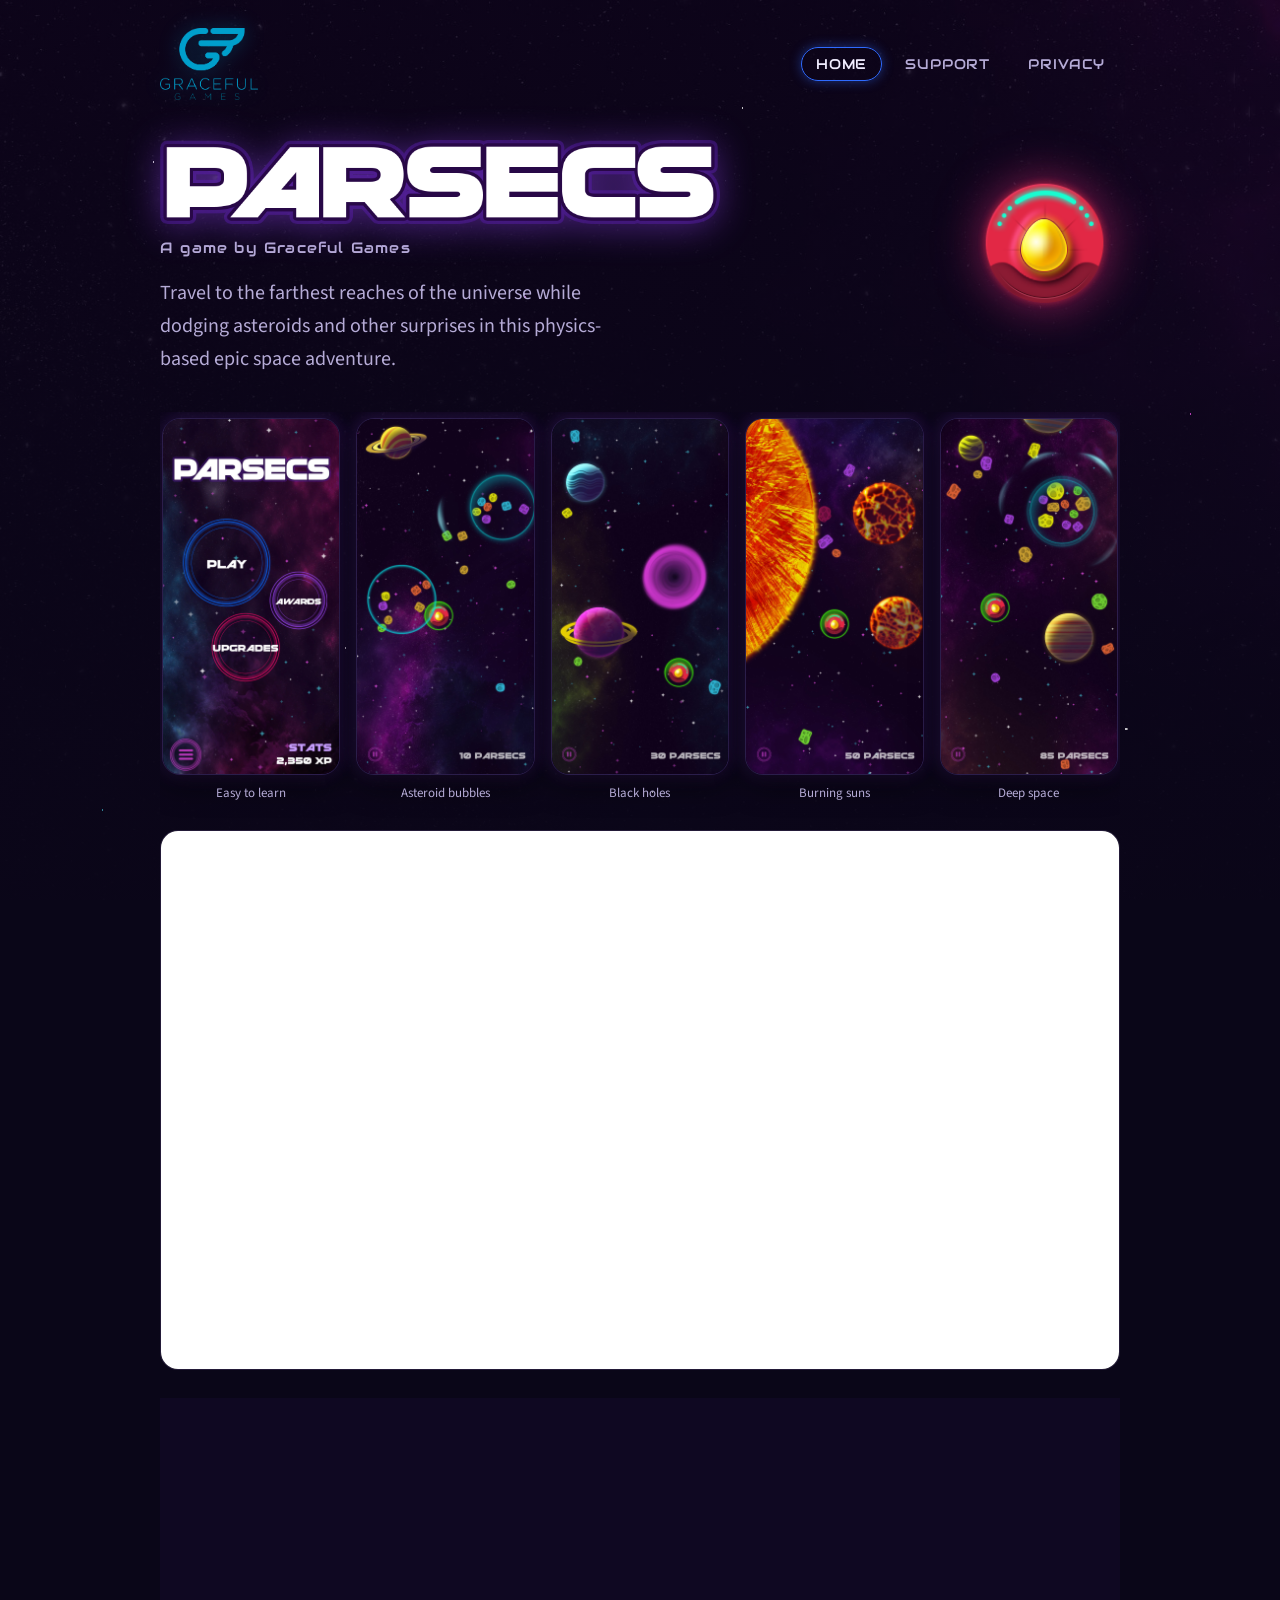
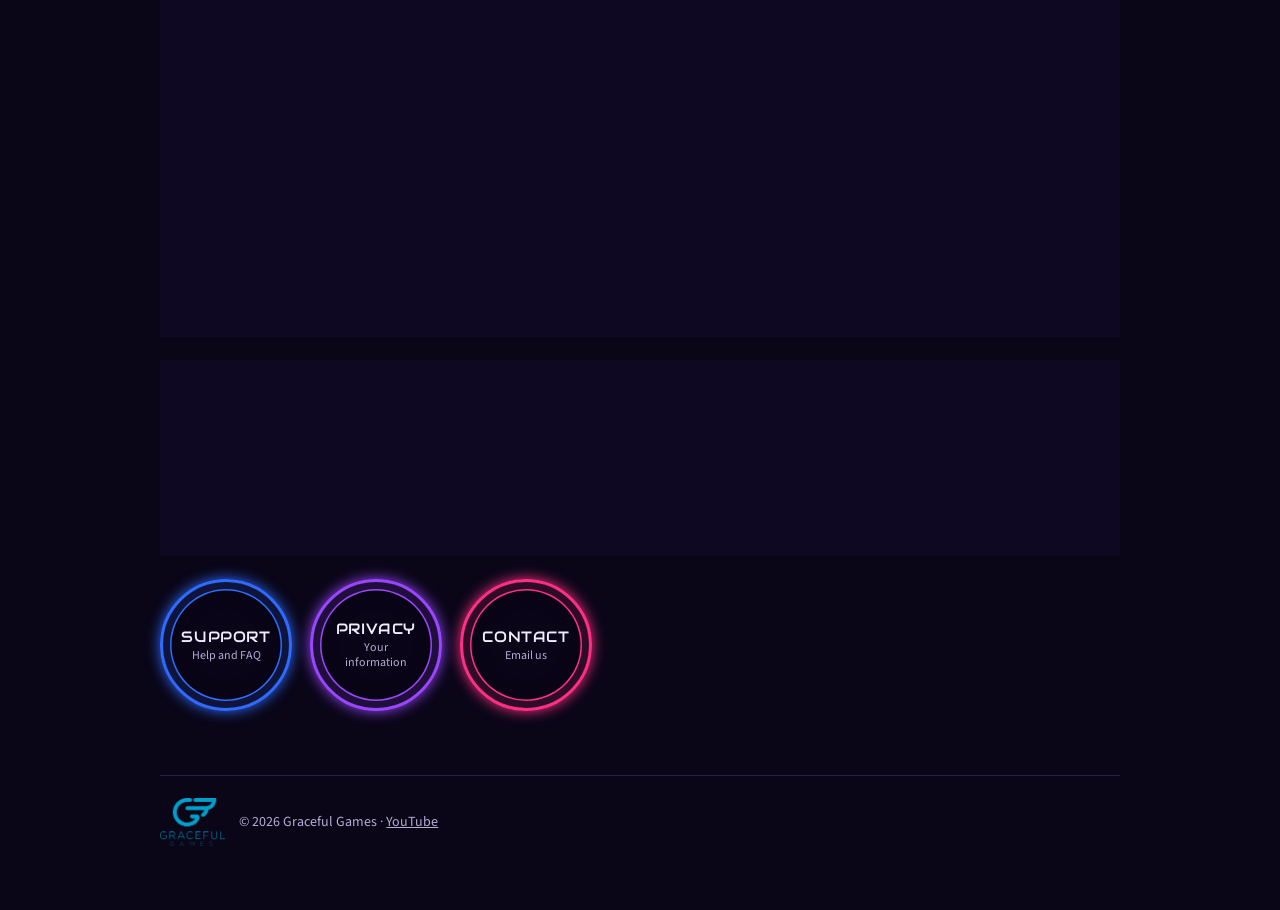
<file: index.html>
<!doctype html>
<html lang="en">
<head>
<meta charset="utf-8">
<meta name="viewport" content="width=device-width, initial-scale=1">
<title>Graceful Games | Makers of Parsecs, a space adventure game</title>
<meta name="description" content="Graceful Games, maker of Parsecs: a physics-based space adventure through asteroids, planets, suns and black holes.">
<link rel="canonical" href="https://gracefulgames.net/">
<meta property="og:site_name" content="Graceful Games">
<meta property="og:type" content="website">
<meta property="og:url" content="https://gracefulgames.net/">
<meta property="og:title" content="Parsecs by Graceful Games">
<meta property="og:description" content="Travel to the farthest reaches of the universe while dodging asteroids and other surprises.">
<meta property="og:image" content="https://gracefulgames.net/assets/01-title.jpg">
<meta name="theme-color" content="#0a0618">
<link rel="icon" href="/favicon.ico" sizes="48x48">
<link rel="icon" href="/assets/favicon-192.png" type="image/png" sizes="192x192">
<link rel="apple-touch-icon" href="/assets/apple-touch-icon.png">
<script type="application/ld+json">
{
  "@context": "https://schema.org",
  "@graph": [
    {
      "@type": "WebSite",
      "@id": "https://gracefulgames.net/#website",
      "name": "Graceful Games",
      "alternateName": "gracefulgames.net",
      "url": "https://gracefulgames.net/",
      "publisher": { "@id": "https://gracefulgames.net/#org" }
    },
    {
      "@type": "Organization",
      "@id": "https://gracefulgames.net/#org",
      "name": "Graceful Games",
      "url": "https://gracefulgames.net/",
      "logo": "https://gracefulgames.net/assets/gg-logo.png",
      "email": "kevin@gracefulgames.net",
      "sameAs": ["https://www.youtube.com/@GracefulGamesLLC"]
    },
    {
      "@type": "VideoGame",
      "name": "Parsecs",
      "url": "https://gracefulgames.net/",
      "description": "A physics-based space adventure: travel to the farthest reaches of the universe while dodging asteroids, planets, suns and black holes.",
      "image": "https://gracefulgames.net/assets/01-title.jpg",
      "genre": ["Arcade", "Action"],
      "gamePlatform": ["iOS", "Android", "Windows", "macOS", "Linux"],
      "publisher": { "@id": "https://gracefulgames.net/#org" },
      "author": { "@id": "https://gracefulgames.net/#org" },
      "trailer": {
        "@type": "VideoObject",
        "name": "Parsecs gameplay trailer",
        "embedUrl": "https://www.youtube.com/embed/2_z4s0PVb4Q",
        "thumbnailUrl": "https://i.ytimg.com/vi/2_z4s0PVb4Q/hqdefault.jpg"
      }
    }
  ]
}
</script>
<link rel="preconnect" href="https://fonts.googleapis.com">
<link rel="preconnect" href="https://fonts.gstatic.com" crossorigin>
<link rel="stylesheet" href="https://fonts.googleapis.com/css2?family=Audiowide&family=Source+Sans+3:wght@400;600&display=swap">
<link rel="stylesheet" href="style.css?v=2026-10-22">
</head>
<body>
<div class="wrap">
  <header class="site">
    <a class="brand" href="./"><img src="assets/gg-logo.png" alt="Graceful Games" width="526" height="386"></a>
    <nav>
      <a href="./" aria-current="page">Home</a>
      <a href="support.html">Support</a>
      <a href="privacy.html">Privacy</a>
    </nav>
  </header>

  <section class="hero">
    <div>
      <h1 style="margin:0"><img class="title" src="assets/parsecs-logo.png" alt="Parsecs" width="848" height="127"></h1>
      <p class="studio">A game by Graceful Games</p>
      <p class="tagline">Travel to the farthest reaches of the universe while dodging asteroids and other surprises in this physics-based epic space adventure.</p>
    </div>
    <img class="ship" src="assets/ship.png" alt="" width="153" height="183">
  </section>

  <div class="shots" aria-label="Screenshots">
    <figure><a href="assets/01-title.jpg" target="_blank" rel="noopener"><img src="assets/01-title.jpg" alt="The Parsecs title screen with its Play, Awards and Upgrades rings" width="720" height="1440" loading="lazy"></a><figcaption>Easy to learn</figcaption></figure>
    <figure><a href="assets/02-bubbles.jpg" target="_blank" rel="noopener"><img src="assets/02-bubbles.jpg" alt="The ship flying past planets and asteroid bubbles" width="720" height="1440" loading="lazy"></a><figcaption>Asteroid bubbles</figcaption></figure>
    <figure><a href="assets/03-black-hole.jpg" target="_blank" rel="noopener"><img src="assets/03-black-hole.jpg" alt="A black hole pulling at the field" width="720" height="1440" loading="lazy"></a><figcaption>Black holes</figcaption></figure>
    <figure><a href="assets/04-sun.jpg" target="_blank" rel="noopener"><img src="assets/04-sun.jpg" alt="The ship skirting a burning sun" width="720" height="1440" loading="lazy"></a><figcaption>Burning suns</figcaption></figure>
    <figure><a href="assets/05-deep-space.jpg" target="_blank" rel="noopener"><img src="assets/05-deep-space.jpg" alt="Deep space, 85 parsecs out" width="720" height="1440" loading="lazy"></a><figcaption>Deep space</figcaption></figure>
  </div>

  <div class="video">
    <iframe src="https://www.youtube.com/embed/2_z4s0PVb4Q" title="Parsecs gameplay trailer" frameborder="0" allow="accelerometer; autoplay; clipboard-write; encrypted-media; gyroscope; picture-in-picture; web-share" referrerpolicy="strict-origin-when-cross-origin" allowfullscreen loading="lazy"></iframe>
  </div>

  <div class="card">
    <h2>Features</h2>
    <p class="hint">What secrets await you at the edge of space?</p>
    <ul class="features">
      <li>Easy to learn, hard to master. Flick or drag anywhere to move in that direction; tap to use asteroid mines.</li>
      <li>Gamepad support: aim the joysticks to fly the ship, and A, B or the triggers to use asteroid mines.</li>
      <li>Fast-paced play that calls for quick reflexes and creates awesome close calls.</li>
      <li>Upgrades to take you deeper into space: shields to survive longer and space mines to clear the way ahead.</li>
      <li>New ways to fly: BUBBLE RUN, a race to pop the most space bubbles, and ZEN MODE, a calm flight through space where nothing can hurt you. And for the pilots who reach the Edge of Space, something ominous waits beyond it&hellip;</li>
      <li>Spacescapes that change every 10 parsecs, 26 planets, over 60 asteroid combinations, suns, black holes, parallax stars and&hellip; asteroid bubbles?</li>
      <li>Achievements and leaderboards.</li>
      <li>The same game on every device, balanced for any screen size.</li>
      <li>Accessible: follows Reduce Motion, and text grows with your larger text size setting.</li>
      <li>Custom colors for your ship, shield, mine blast and engine trail.</li>
    </ul>
  </div>

  <div class="card">
    <h2>Coming soon</h2>
    <p>Parsecs is on its way to iPhone and iPad, Android, Amazon Fire, Mac, Windows and Linux.</p>
    <ul class="platforms">
      <li>App Store</li>
      <li>Google Play</li>
      <li>Amazon Appstore</li>
      <li>Mac App Store</li>
      <li>Steam</li>
    </ul>
  </div>

  <div class="rings">
    <a class="ring" href="support.html">Support<small>Help and FAQ</small></a>
    <a class="ring purple" href="privacy.html">Privacy<small>Your information</small></a>
    <a class="ring pink" href="mailto:kevin@gracefulgames.net">Contact<small>Email us</small></a>
  </div>

  <footer class="site">
    <img src="assets/gg-logo.png" alt="" width="526" height="386">
    <span>© 2026 Graceful Games · <a href="https://www.youtube.com/@GracefulGamesLLC" rel="me">YouTube</a></span>
  </footer>
</div>
</body>
</html>
</file>
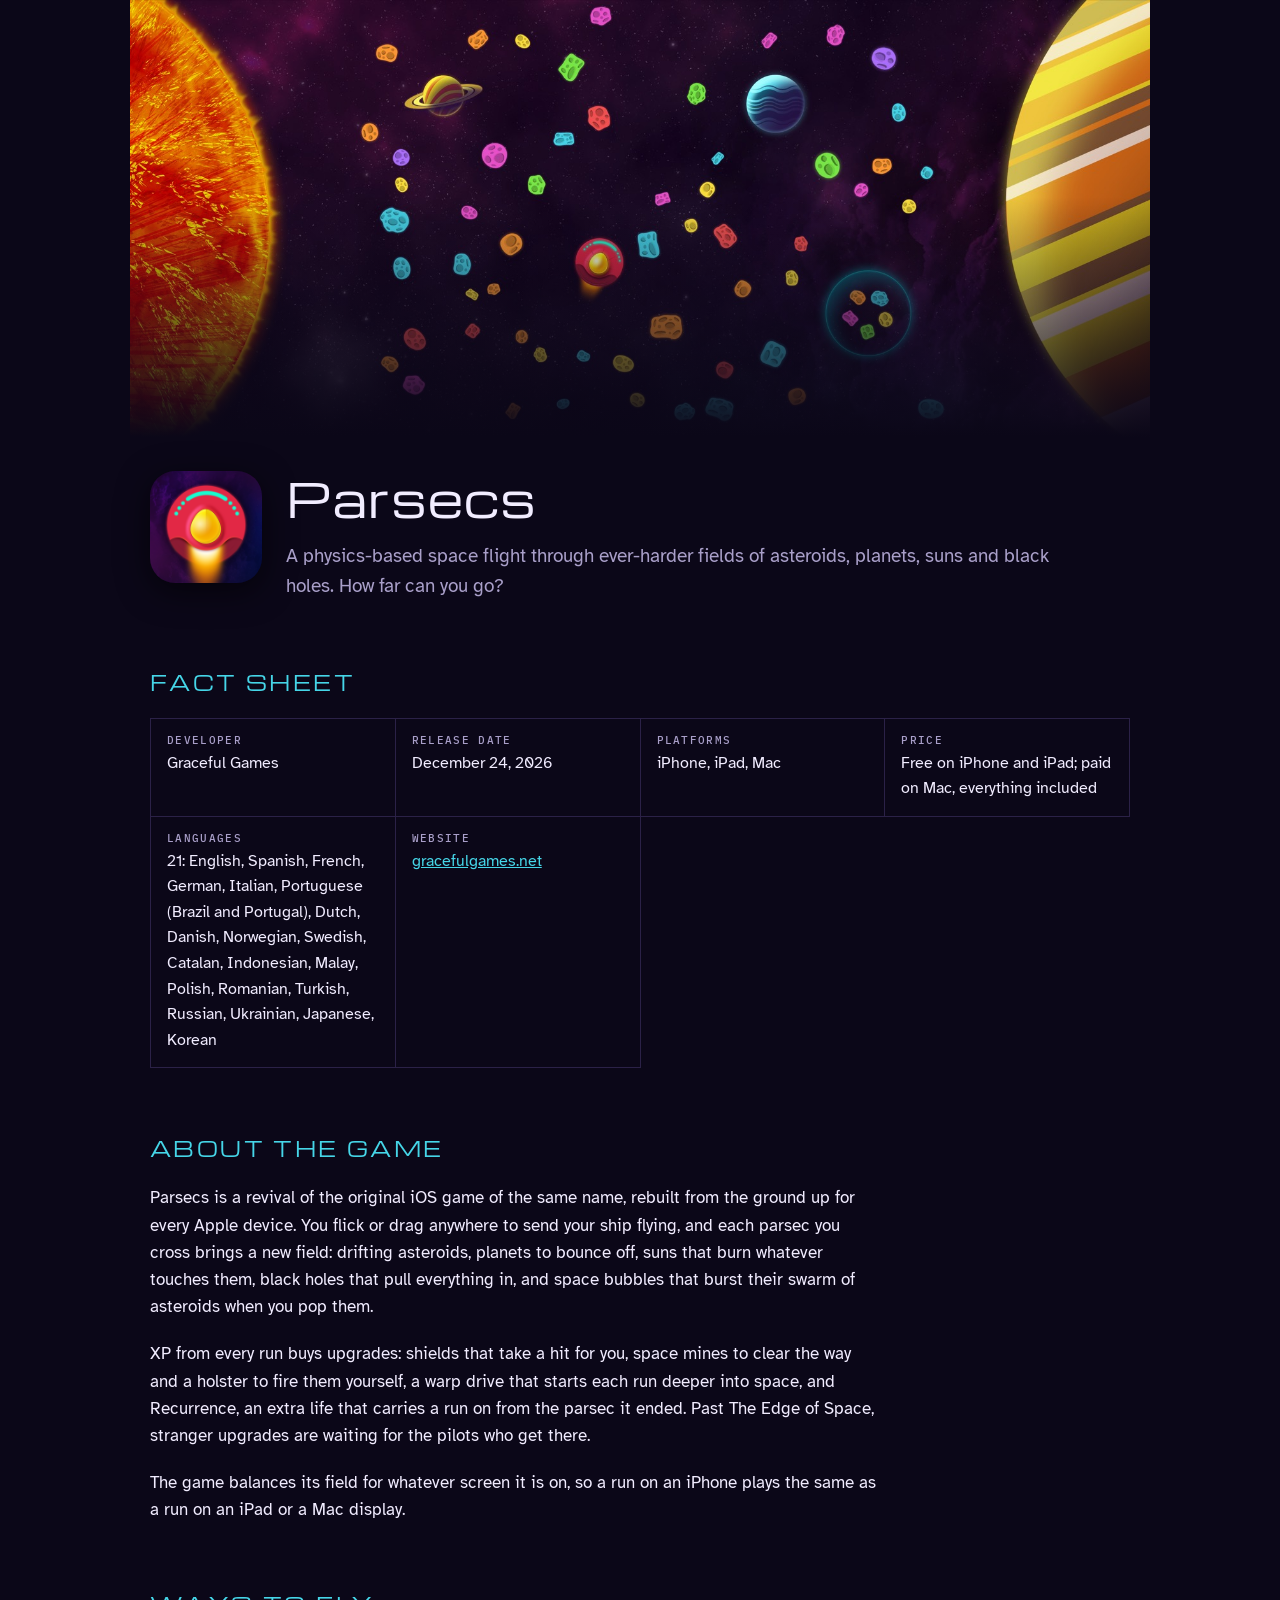
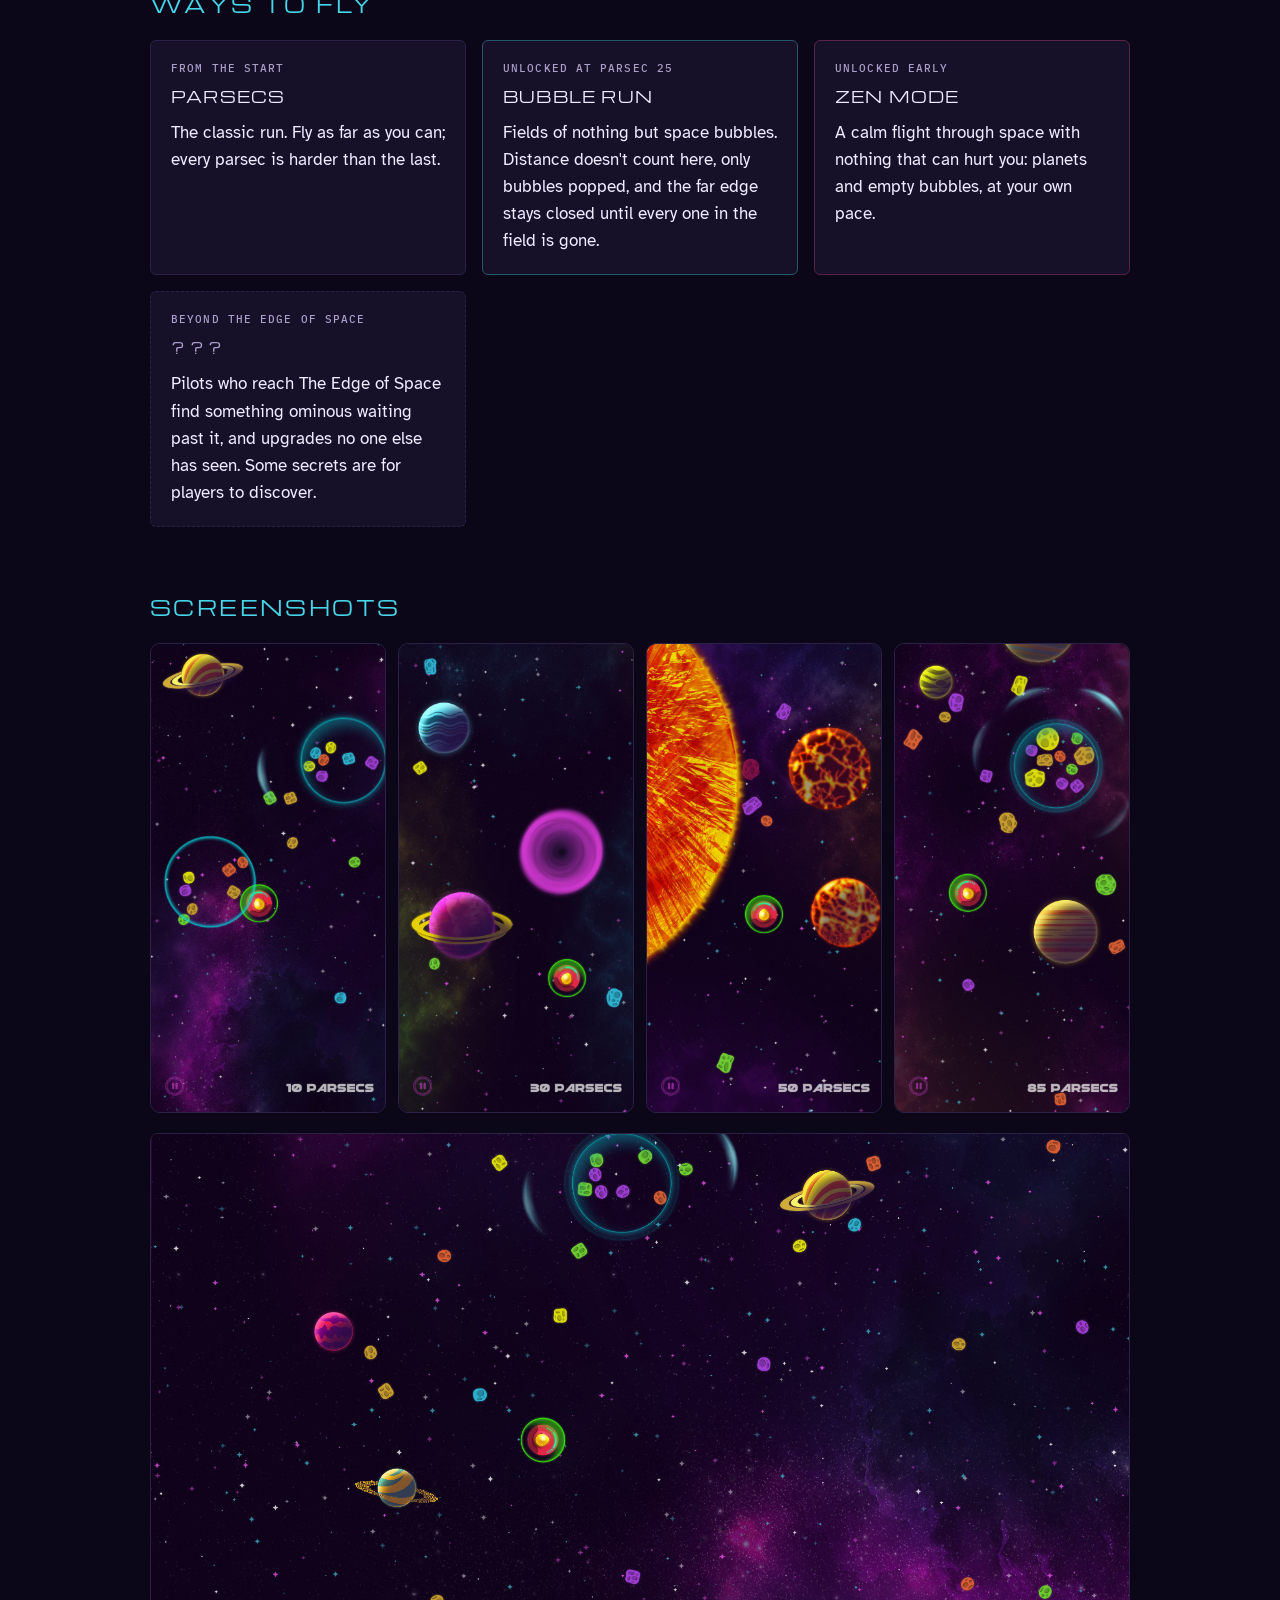
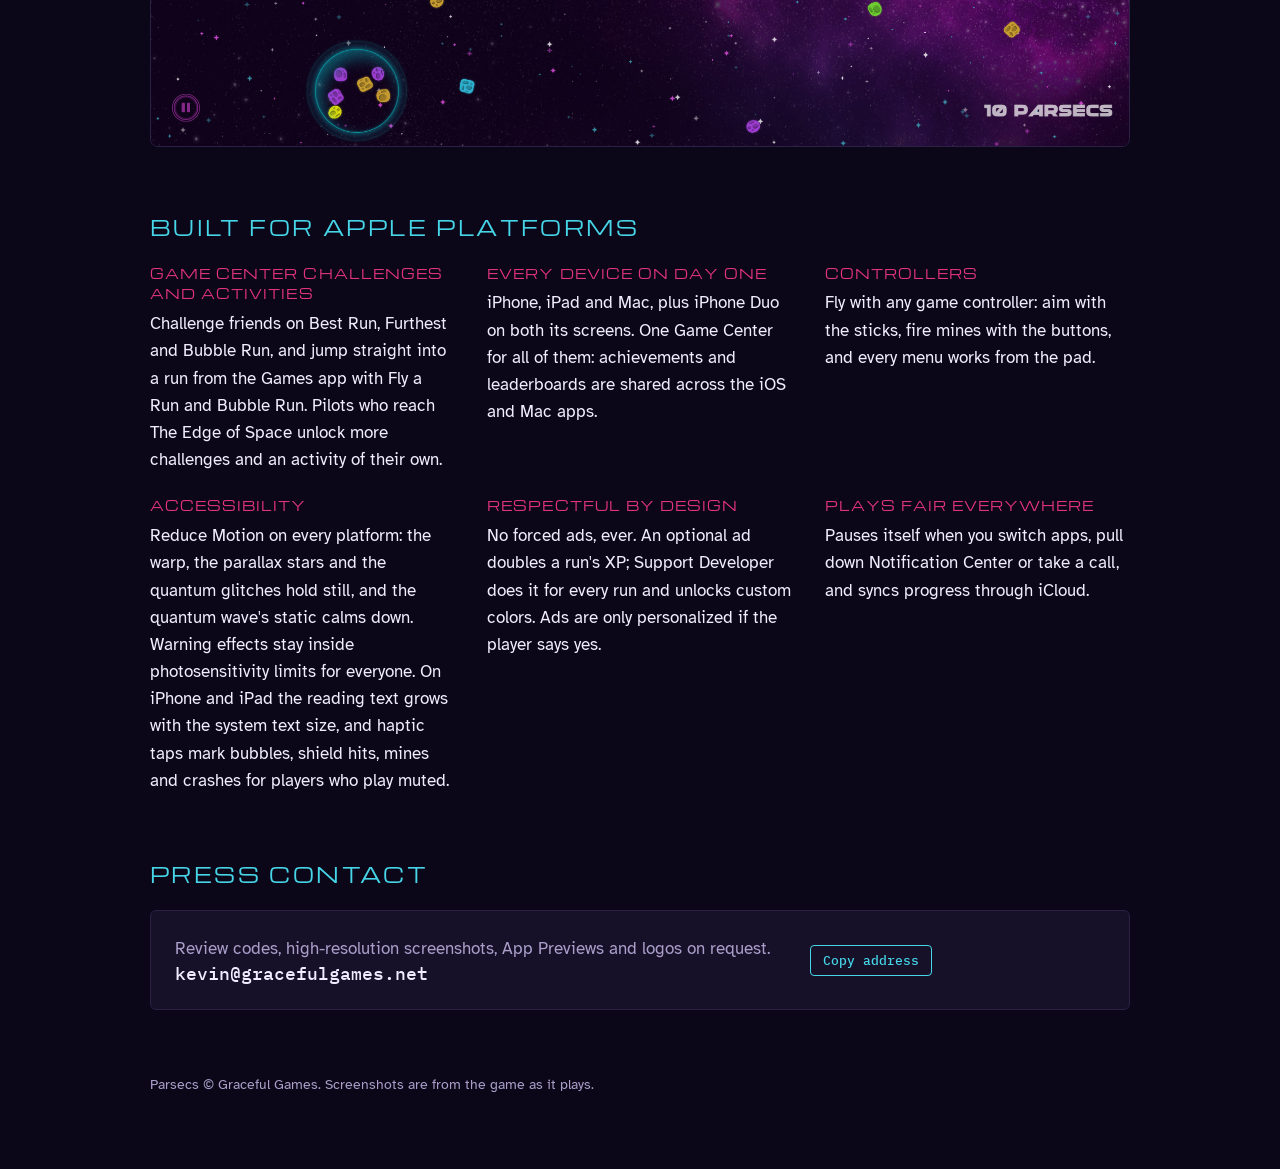
<file: press/index.html>
<!doctype html>
<html lang="en">
<head>
<meta charset="utf-8">
<meta name="viewport" content="width=device-width, initial-scale=1">
<title>Parsecs Press Kit | Graceful Games</title>
<meta name="description" content="Press kit for Parsecs by Graceful Games: fact sheet, screenshots, features and press contact.">
<link rel="canonical" href="https://gracefulgames.net/press/">
<meta property="og:site_name" content="Graceful Games">
<meta property="og:type" content="website">
<meta property="og:url" content="https://gracefulgames.net/press/">
<meta property="og:title" content="Parsecs Press Kit">
<meta property="og:description" content="A physics-based space flight through ever-harder fields of asteroids, planets, suns and black holes, on iPhone, iPad and Mac.">
<meta property="og:image" content="https://gracefulgames.net/press/header.jpg">
<meta name="theme-color" content="#0b0718">
<link rel="icon" href="/favicon.ico" sizes="48x48">
<link rel="apple-touch-icon" href="/assets/apple-touch-icon.png">
<link rel="preconnect" href="https://fonts.googleapis.com">
<link rel="preconnect" href="https://fonts.gstatic.com" crossorigin>
<link rel="stylesheet" href="https://fonts.googleapis.com/css2?family=Michroma&family=Atkinson+Hyperlegible:wght@400;700&family=IBM+Plex+Mono:wght@400;500&display=swap">
<style>
:root {
  color-scheme: dark;
  --space: #0b0718;
  --panel: #161029;
  --line: #2b2147;
  --ink: #f1ecff;
  --muted: #a99fc9;
  --magenta: #e2337e;
  --cyan: #46d6e8;
  --display: "Michroma", "Eurostile", "Arial Black", sans-serif;
  --body: "Atkinson Hyperlegible", "Segoe UI", system-ui, sans-serif;
  --mono: "IBM Plex Mono", ui-monospace, Menlo, monospace;
}
* { box-sizing: border-box; }
body { background: var(--space); color: var(--ink); font: 17px/1.6 var(--body); margin: 0; padding-inline: 20px; padding-block: 0 72px; }
.wrap { max-width: 980px; margin: 0 auto; display: flex; flex-direction: column; gap: 64px; }
h1, h2, h3 { font-family: var(--display); font-weight: 400; margin: 0; text-wrap: balance; letter-spacing: 0.02em; }
h2 { font-size: 20px; text-transform: uppercase; letter-spacing: 0.12em; color: var(--cyan); }
h3 { font-size: 15px; text-transform: uppercase; letter-spacing: 0.08em; }
p { margin: 0; max-width: 66ch; }
a { color: var(--cyan); }
a:focus-visible, button:focus-visible { outline: 2px solid var(--cyan); outline-offset: 3px; }
.muted { color: var(--muted); }
section { display: flex; flex-direction: column; gap: 20px; }

.hero { margin-inline: -20px; position: relative; }
.hero img { display: block; width: 100%; aspect-ratio: 21 / 9; object-fit: cover; max-width: 100%; }
.hero .shade { position: absolute; inset: auto 0 0 0; height: 55%; background: linear-gradient(to bottom, transparent, var(--space)); }
.intro { display: grid; grid-template-columns: 112px 1fr; gap: 24px; align-items: center; margin-top: -40px; position: relative; }
.intro img { width: 112px; height: 112px; border-radius: 25px; box-shadow: 0 8px 32px rgba(0,0,0,.6); }
.intro h1 { font-size: clamp(30px, 6vw, 46px); }
.tagline { font-size: 19px; color: var(--muted); margin-top: 6px; }

.facts { display: grid; grid-template-columns: repeat(auto-fit, minmax(200px, 1fr)); border-top: 1px solid var(--line); border-left: 1px solid var(--line); }
.fact { padding: 14px 16px; border-right: 1px solid var(--line); border-bottom: 1px solid var(--line); display: flex; flex-direction: column; gap: 4px; }
.fact .k { font: 500 11px var(--mono); letter-spacing: .12em; text-transform: uppercase; color: var(--muted); }
.fact .v { font-size: 16px; }

.modes { display: grid; grid-template-columns: repeat(auto-fit, minmax(240px, 1fr)); gap: 16px; }
.mode { background: var(--panel); border: 1px solid var(--line); border-radius: 6px; padding: 20px; display: flex; flex-direction: column; gap: 10px; }
.mode .badge { font: 500 11px var(--mono); letter-spacing: .1em; text-transform: uppercase; color: var(--muted); }
.mode h3 { color: var(--ink); }
.mode.bubble { border-color: #23596a; }
.mode.zen { border-color: #5a2147; }
.mode.secret { border-style: dashed; }
.mode.secret h3 { color: var(--muted); letter-spacing: 0.3em; }

ul.features { margin: 0; padding-left: 20px; display: flex; flex-direction: column; gap: 8px; max-width: 70ch; }
ul.features li::marker { color: var(--magenta); }

.tech { display: grid; grid-template-columns: repeat(auto-fit, minmax(260px, 1fr)); gap: 22px 32px; }
.tech div { display: flex; flex-direction: column; gap: 6px; }
.tech h3 { color: var(--magenta); font-size: 13px; }

.shots { display: grid; grid-template-columns: repeat(4, 1fr); gap: 12px; }
/* Each picture opens on its own, full size. */
.hero a, .shots a, .macshot a { display: block; }
.shots img { width: 100%; border-radius: 10px; border: 1px solid var(--line); display: block; }
.macshot img { width: 100%; border-radius: 8px; border: 1px solid var(--line); display: block; }
@media (max-width: 640px) { .shots { grid-template-columns: repeat(2, 1fr); } .intro { grid-template-columns: 80px 1fr; } .intro img { width: 80px; height: 80px; border-radius: 18px; } }

.contact { background: var(--panel); border: 1px solid var(--line); border-radius: 6px; padding: 24px; display: flex; flex-wrap: wrap; gap: 20px 40px; align-items: center; }
.contact .addr { font: 500 18px var(--mono); user-select: all; }
.copy { font: 500 13px var(--mono); background: transparent; color: var(--cyan); border: 1px solid var(--cyan); border-radius: 4px; padding: 6px 12px; cursor: pointer; }
footer { color: var(--muted); font-size: 14px; }
@media (prefers-reduced-motion: no-preference) { .copy { transition: background .15s; } .copy:hover { background: rgba(70,214,232,.12); } }
</style>
</head>
<body>


<div class="wrap">
  <div class="hero">
    <a href="header.jpg" target="_blank" rel="noopener"><img src="header.jpg" alt="Parsecs: a ship flying through a field of planets, asteroids and space bubbles"></a>
    <div class="shade"></div>
  </div>

  <header class="intro">
    <a href="icon.png" target="_blank" rel="noopener"><img src="icon.png" alt="Parsecs app icon"></a>
    <div>
      <h1>Parsecs</h1>
      <p class="tagline">A physics-based space flight through ever-harder fields of asteroids, planets, suns and black holes. How far can you go?</p>
    </div>
  </header>

  <section aria-labelledby="facts">
    <h2 id="facts">Fact sheet</h2>
    <div class="facts">
      <div class="fact"><span class="k">Developer</span><span class="v">Graceful Games</span></div>
      <div class="fact"><span class="k">Release date</span><span class="v">December 24, 2026</span></div>
      <div class="fact"><span class="k">Platforms</span><span class="v">iPhone, iPad, Mac</span></div>
      <div class="fact"><span class="k">Price</span><span class="v">Free on iPhone and iPad; paid on Mac, everything included</span></div>
      <div class="fact"><span class="k">Languages</span><span class="v">21: English, Spanish, French, German, Italian, Portuguese (Brazil and Portugal), Dutch, Danish, Norwegian, Swedish, Catalan, Indonesian, Malay, Polish, Romanian, Turkish, Russian, Ukrainian, Japanese, Korean</span></div>
      <div class="fact"><span class="k">Website</span><span class="v"><a href="https://gracefulgames.net">gracefulgames.net</a></span></div>
    </div>
  </section>

  <section aria-labelledby="about">
    <h2 id="about">About the game</h2>
    <p>Parsecs is a revival of the original iOS game of the same name, rebuilt from the ground up for every Apple device. You flick or drag anywhere to send your ship flying, and each parsec you cross brings a new field: drifting asteroids, planets to bounce off, suns that burn whatever touches them, black holes that pull everything in, and space bubbles that burst their swarm of asteroids when you pop them.</p>
    <p>XP from every run buys upgrades: shields that take a hit for you, space mines to clear the way and a holster to fire them yourself, a warp drive that starts each run deeper into space, and Recurrence, an extra life that carries a run on from the parsec it ended. Past The Edge of Space, stranger upgrades are waiting for the pilots who get there.</p>
    <p>The game balances its field for whatever screen it is on, so a run on an iPhone plays the same as a run on an iPad or a Mac display.</p>
  </section>

  <section aria-labelledby="modes">
    <h2 id="modes">Ways to fly</h2>
    <div class="modes">
      <div class="mode"><span class="badge">From the start</span><h3>Parsecs</h3><p>The classic run. Fly as far as you can; every parsec is harder than the last.</p></div>
      <div class="mode bubble"><span class="badge">Unlocked at parsec 25</span><h3>Bubble Run</h3><p>Fields of nothing but space bubbles. Distance doesn't count here, only bubbles popped, and the far edge stays closed until every one in the field is gone.</p></div>
      <div class="mode zen"><span class="badge">Unlocked early</span><h3>Zen Mode</h3><p>A calm flight through space with nothing that can hurt you: planets and empty bubbles, at your own pace.</p></div>
      <div class="mode secret"><span class="badge">Beyond The Edge of Space</span><h3>???</h3><p>Pilots who reach The Edge of Space find something ominous waiting past it, and upgrades no one else has seen. Some secrets are for players to discover.</p></div>
    </div>
  </section>

  <section aria-labelledby="screens">
    <h2 id="screens">Screenshots</h2>
    <div class="shots">
      <a href="bubbles.jpg" target="_blank" rel="noopener"><img src="bubbles.jpg" alt="The shielded ship flying past two space bubbles full of asteroids, at 10 parsecs"></a>
      <a href="black-hole.jpg" target="_blank" rel="noopener"><img src="black-hole.jpg" alt="A black hole swirling beside a ringed planet, at 30 parsecs"></a>
      <a href="sun.jpg" target="_blank" rel="noopener"><img src="sun.jpg" alt="A giant sun at the edge of the field, with two lava planets, at 50 parsecs"></a>
      <a href="deep-space.jpg" target="_blank" rel="noopener"><img src="deep-space.jpg" alt="A crowded field of planets, asteroids and a space bubble, at 85 parsecs"></a>
    </div>
    <div class="macshot"><a href="wide.jpg" target="_blank" rel="noopener"><img src="wide.jpg" alt="A wide field of planets and space bubbles, at 10 parsecs"></a></div>
  </section>

  <section aria-labelledby="apple">
    <h2 id="apple">Built for Apple platforms</h2>
    <div class="tech">
      <div><h3>Game Center challenges and activities</h3><p>Challenge friends on Best Run, Furthest and Bubble Run, and jump straight into a run from the Games app with Fly a Run and Bubble Run. Pilots who reach The Edge of Space unlock more challenges and an activity of their own.</p></div>
      <div><h3>Every device on day one</h3><p>iPhone, iPad and Mac, plus iPhone Duo on both its screens. One Game Center for all of them: achievements and leaderboards are shared across the iOS and Mac apps.</p></div>
      <div><h3>Controllers</h3><p>Fly with any game controller: aim with the sticks, fire mines with the buttons, and every menu works from the pad.</p></div>
      <div><h3>Accessibility</h3><p>Reduce Motion on every platform: the warp, the parallax stars and the quantum glitches hold still, and the quantum wave's static calms down. Warning effects stay inside photosensitivity limits for everyone. On iPhone and iPad the reading text grows with the system text size, and haptic taps mark bubbles, shield hits, mines and crashes for players who play muted.</p></div>
      <div><h3>Respectful by design</h3><p>No forced ads, ever. An optional ad doubles a run's XP; Support Developer does it for every run and unlocks custom colors. Ads are only personalized if the player says yes.</p></div>
      <div><h3>Plays fair everywhere</h3><p>Pauses itself when you switch apps, pull down Notification Center or take a call, and syncs progress through iCloud.</p></div>
    </div>
  </section>

  <section aria-labelledby="contact">
    <h2 id="contact">Press contact</h2>
    <div class="contact">
      <div>
        <p class="muted">Review codes, high-resolution screenshots, App Previews and logos on request.</p>
        <p class="addr" id="email">kevin@gracefulgames.net</p>
      </div>
      <button class="copy" type="button" id="copy">Copy address</button>
    </div>
  </section>

  <footer>Parsecs &copy; Graceful Games. Screenshots are from the game as it plays.</footer>
</div>

<script>
document.getElementById('copy').addEventListener('click', function () {
  var button = this;
  var text = document.getElementById('email').textContent;
  function done(label) { button.textContent = label; setTimeout(function () { button.textContent = 'Copy address'; }, 1600); }
  if (navigator.clipboard && navigator.clipboard.writeText) {
    navigator.clipboard.writeText(text).then(function () { done('Copied'); }, function () { select(); });
  } else { select(); }
  function select() {
    var range = document.createRange(); range.selectNodeContents(document.getElementById('email'));
    var sel = window.getSelection(); sel.removeAllRanges(); sel.addRange(range); done('Selected');
  }
});
</script>
</body>
</html>
</file>
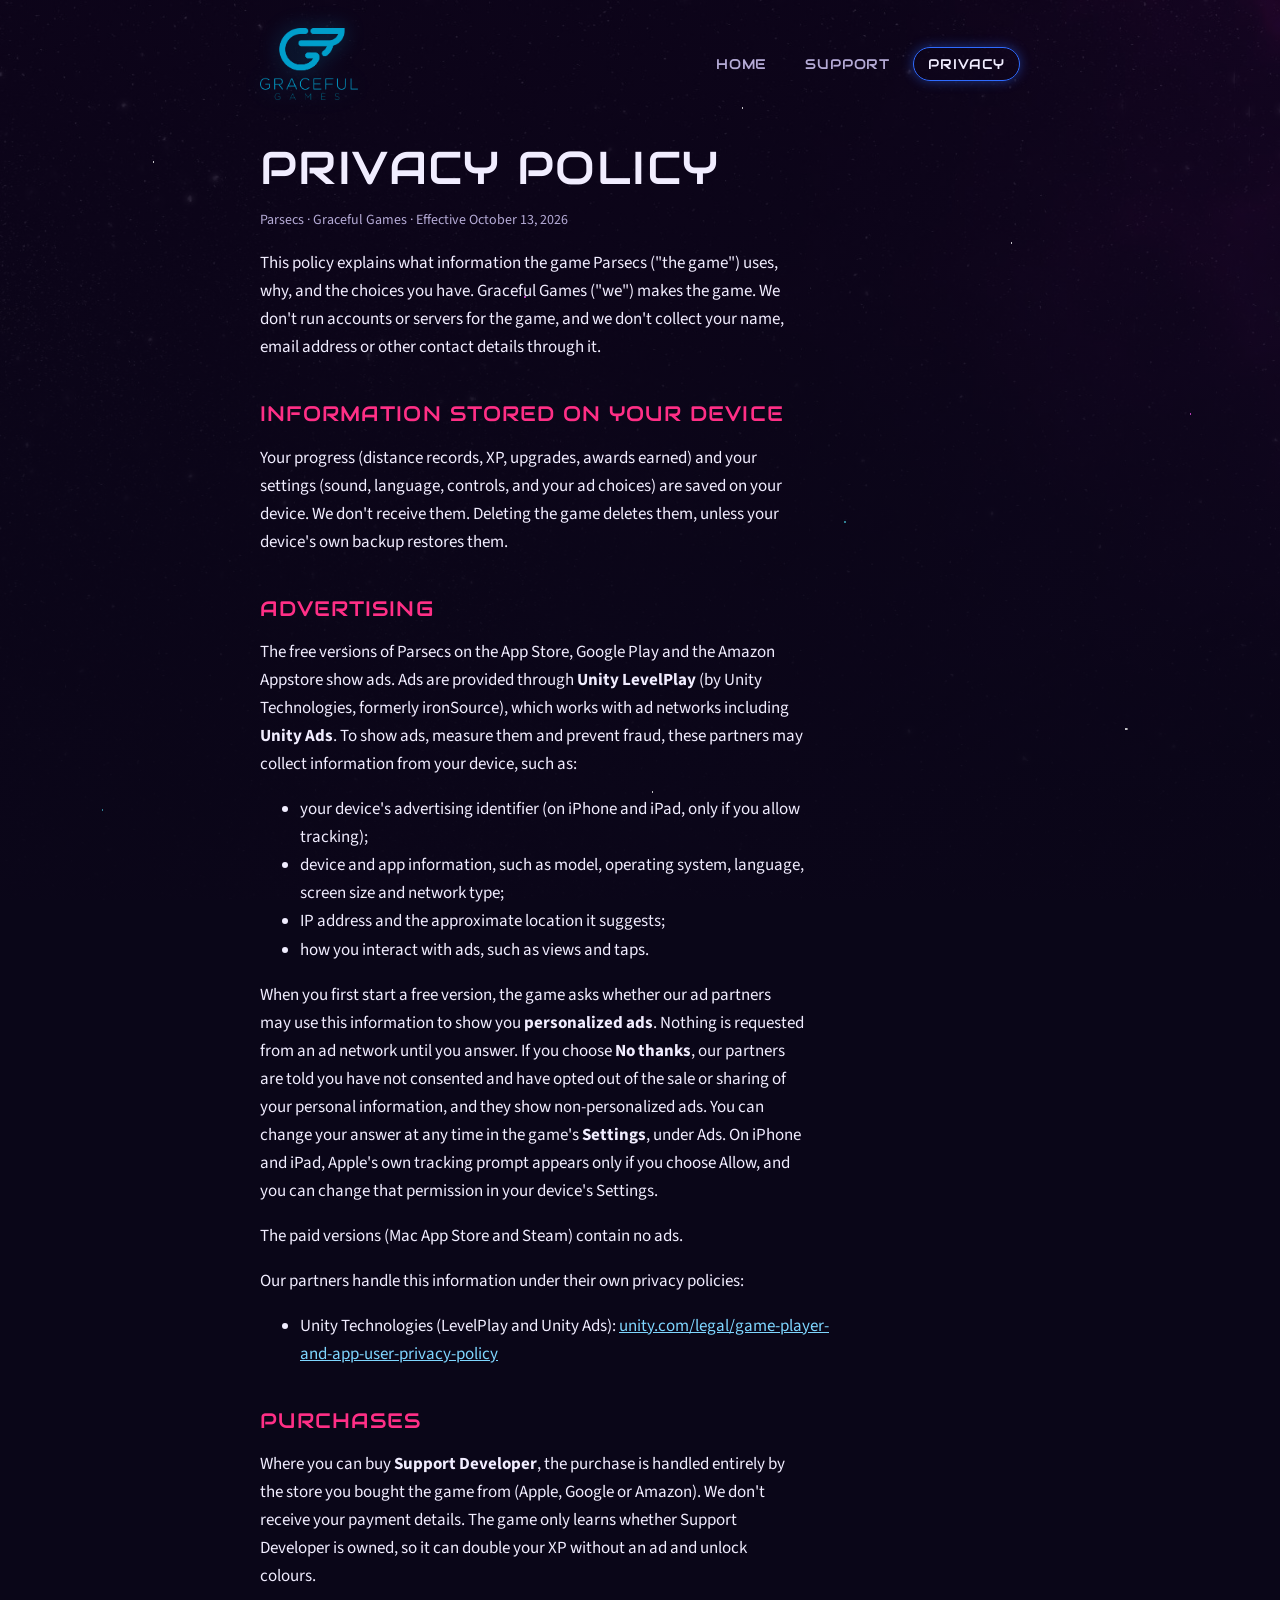
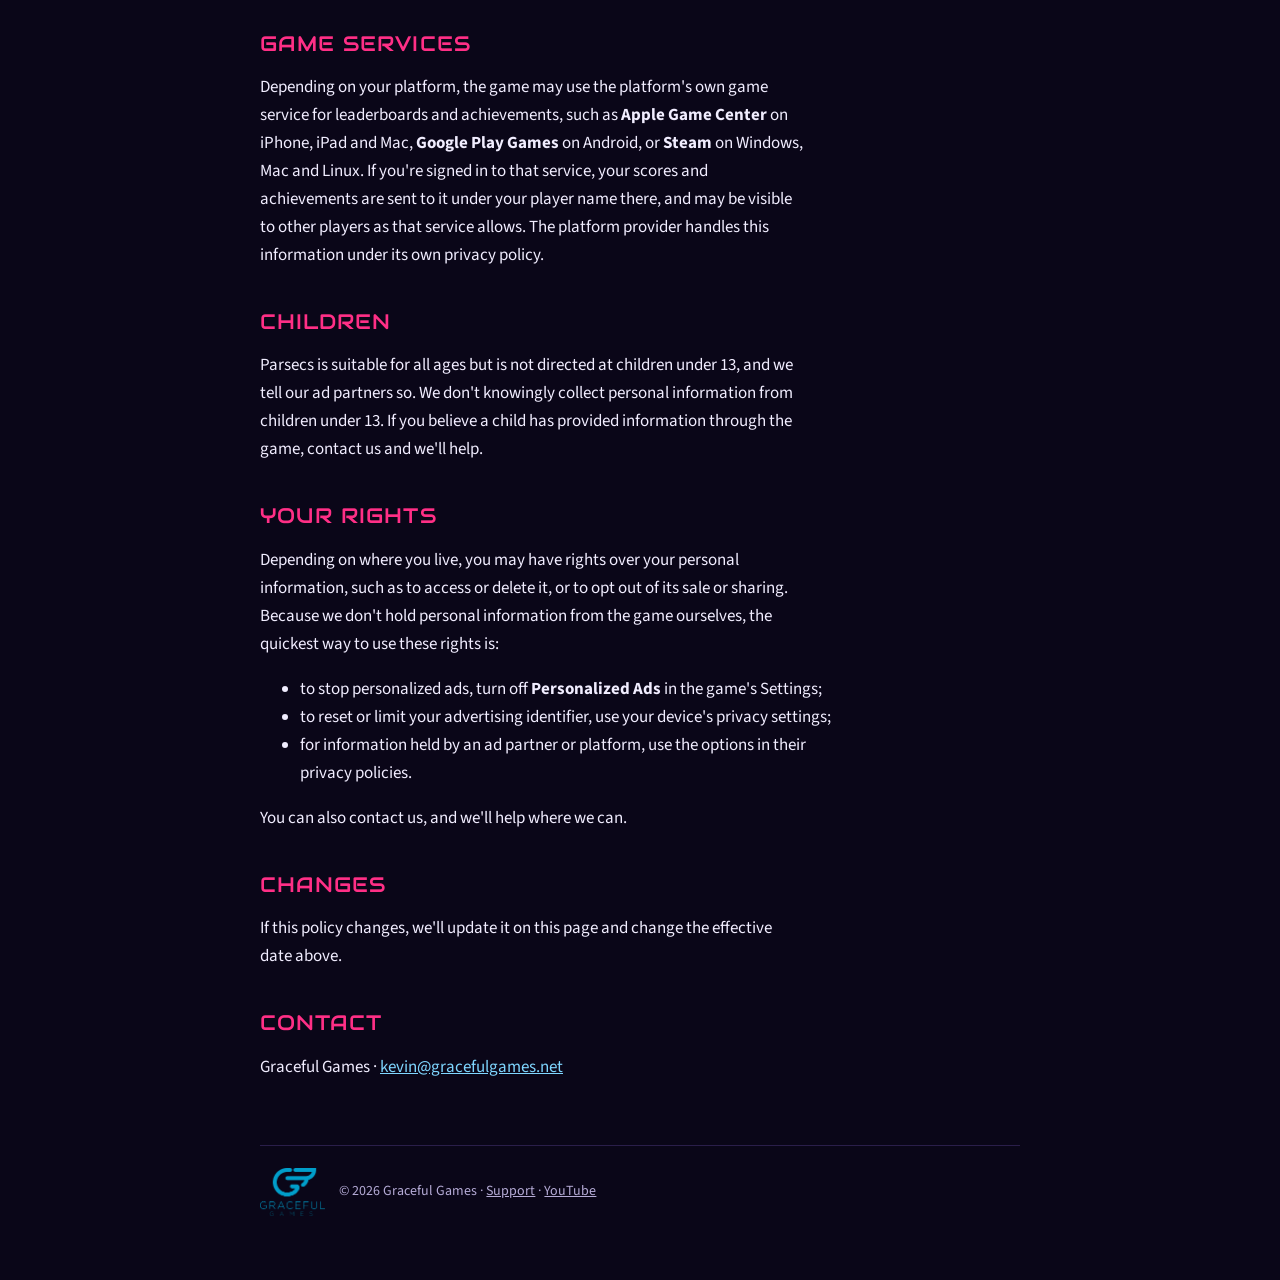
<file: privacy.html>
<!doctype html>
<html lang="en">
<head>
<meta charset="utf-8">
<meta name="viewport" content="width=device-width, initial-scale=1">
<title>Parsecs Privacy Policy</title>
<meta name="description" content="How Parsecs by Graceful Games handles your information.">
<meta name="theme-color" content="#0a0618">
<link rel="canonical" href="https://gracefulgames.net/privacy.html">
<link rel="icon" href="/favicon.ico" sizes="48x48">
<link rel="icon" href="/assets/favicon-192.png" type="image/png" sizes="192x192">
<link rel="apple-touch-icon" href="/assets/apple-touch-icon.png">
<link rel="preconnect" href="https://fonts.googleapis.com">
<link rel="preconnect" href="https://fonts.gstatic.com" crossorigin>
<link rel="stylesheet" href="https://fonts.googleapis.com/css2?family=Audiowide&family=Source+Sans+3:wght@400;600&display=swap">
<link rel="stylesheet" href="style.css?v=2026-10-22">
</head>
<body>
<div class="wrap narrow">
  <header class="site">
    <a class="brand" href="./"><img src="assets/gg-logo.png" alt="Graceful Games" width="526" height="386"></a>
    <nav>
      <a href="./">Home</a>
      <a href="support.html">Support</a>
      <a href="privacy.html" aria-current="page">Privacy</a>
    </nav>
  </header>

  <h1>Privacy Policy</h1>
  <p class="meta">Parsecs · Graceful Games · Effective October 13, 2026</p>

  <p>This policy explains what information the game Parsecs ("the game") uses, why, and the choices you have. Graceful Games ("we") makes the game. We don't run accounts or servers for the game, and we don't collect your name, email address or other contact details through it.</p>

  <h2>Information stored on your device</h2>
  <p>Your progress (distance records, XP, upgrades, awards earned) and your settings (sound, language, controls, and your ad choices) are saved on your device. We don't receive them. Deleting the game deletes them, unless your device's own backup restores them.</p>

  <h2>Advertising</h2>
  <p>The free versions of Parsecs on the App Store, Google Play and the Amazon Appstore show ads. Ads are provided through <strong>Unity LevelPlay</strong> (by Unity Technologies, formerly ironSource), which works with ad networks including <strong>Unity Ads</strong>. To show ads, measure them and prevent fraud, these partners may collect information from your device, such as:</p>
  <ul>
    <li>your device's advertising identifier (on iPhone and iPad, only if you allow tracking);</li>
    <li>device and app information, such as model, operating system, language, screen size and network type;</li>
    <li>IP address and the approximate location it suggests;</li>
    <li>how you interact with ads, such as views and taps.</li>
  </ul>
  <p>When you first start a free version, the game asks whether our ad partners may use this information to show you <strong>personalized ads</strong>. Nothing is requested from an ad network until you answer. If you choose <strong>No thanks</strong>, our partners are told you have not consented and have opted out of the sale or sharing of your personal information, and they show non-personalized ads. You can change your answer at any time in the game's <strong>Settings</strong>, under Ads. On iPhone and iPad, Apple's own tracking prompt appears only if you choose Allow, and you can change that permission in your device's Settings.</p>
  <p>The paid versions (Mac App Store and Steam) contain no ads.</p>
  <p>Our partners handle this information under their own privacy policies:</p>
  <ul>
    <li>Unity Technologies (LevelPlay and Unity Ads): <a href="https://unity.com/legal/game-player-and-app-user-privacy-policy">unity.com/legal/game-player-and-app-user-privacy-policy</a></li>
  </ul>

  <h2>Purchases</h2>
  <p>Where you can buy <strong>Support Developer</strong>, the purchase is handled entirely by the store you bought the game from (Apple, Google or Amazon). We don't receive your payment details. The game only learns whether Support Developer is owned, so it can double your XP without an ad and unlock colours.</p>

  <h2>Game services</h2>
  <p>Depending on your platform, the game may use the platform's own game service for leaderboards and achievements, such as <strong>Apple Game Center</strong> on iPhone, iPad and Mac, <strong>Google Play Games</strong> on Android, or <strong>Steam</strong> on Windows, Mac and Linux. If you're signed in to that service, your scores and achievements are sent to it under your player name there, and may be visible to other players as that service allows. The platform provider handles this information under its own privacy policy.</p>

  <h2>Children</h2>
  <p>Parsecs is suitable for all ages but is not directed at children under 13, and we tell our ad partners so. We don't knowingly collect personal information from children under 13. If you believe a child has provided information through the game, contact us and we'll help.</p>

  <h2>Your rights</h2>
  <p>Depending on where you live, you may have rights over your personal information, such as to access or delete it, or to opt out of its sale or sharing. Because we don't hold personal information from the game ourselves, the quickest way to use these rights is:</p>
  <ul>
    <li>to stop personalized ads, turn off <strong>Personalized Ads</strong> in the game's Settings;</li>
    <li>to reset or limit your advertising identifier, use your device's privacy settings;</li>
    <li>for information held by an ad partner or platform, use the options in their privacy policies.</li>
  </ul>
  <p>You can also contact us, and we'll help where we can.</p>

  <h2>Changes</h2>
  <p>If this policy changes, we'll update it on this page and change the effective date above.</p>

  <h2>Contact</h2>
  <p>Graceful Games · <a href="mailto:kevin@gracefulgames.net">kevin@gracefulgames.net</a></p>

  <footer class="site">
    <img src="assets/gg-logo.png" alt="" width="526" height="386">
    <span>© 2026 Graceful Games · <a href="support.html">Support</a> · <a href="https://www.youtube.com/@GracefulGamesLLC" rel="me">YouTube</a></span>
  </footer>
</div>
</body>
</html>
</file>
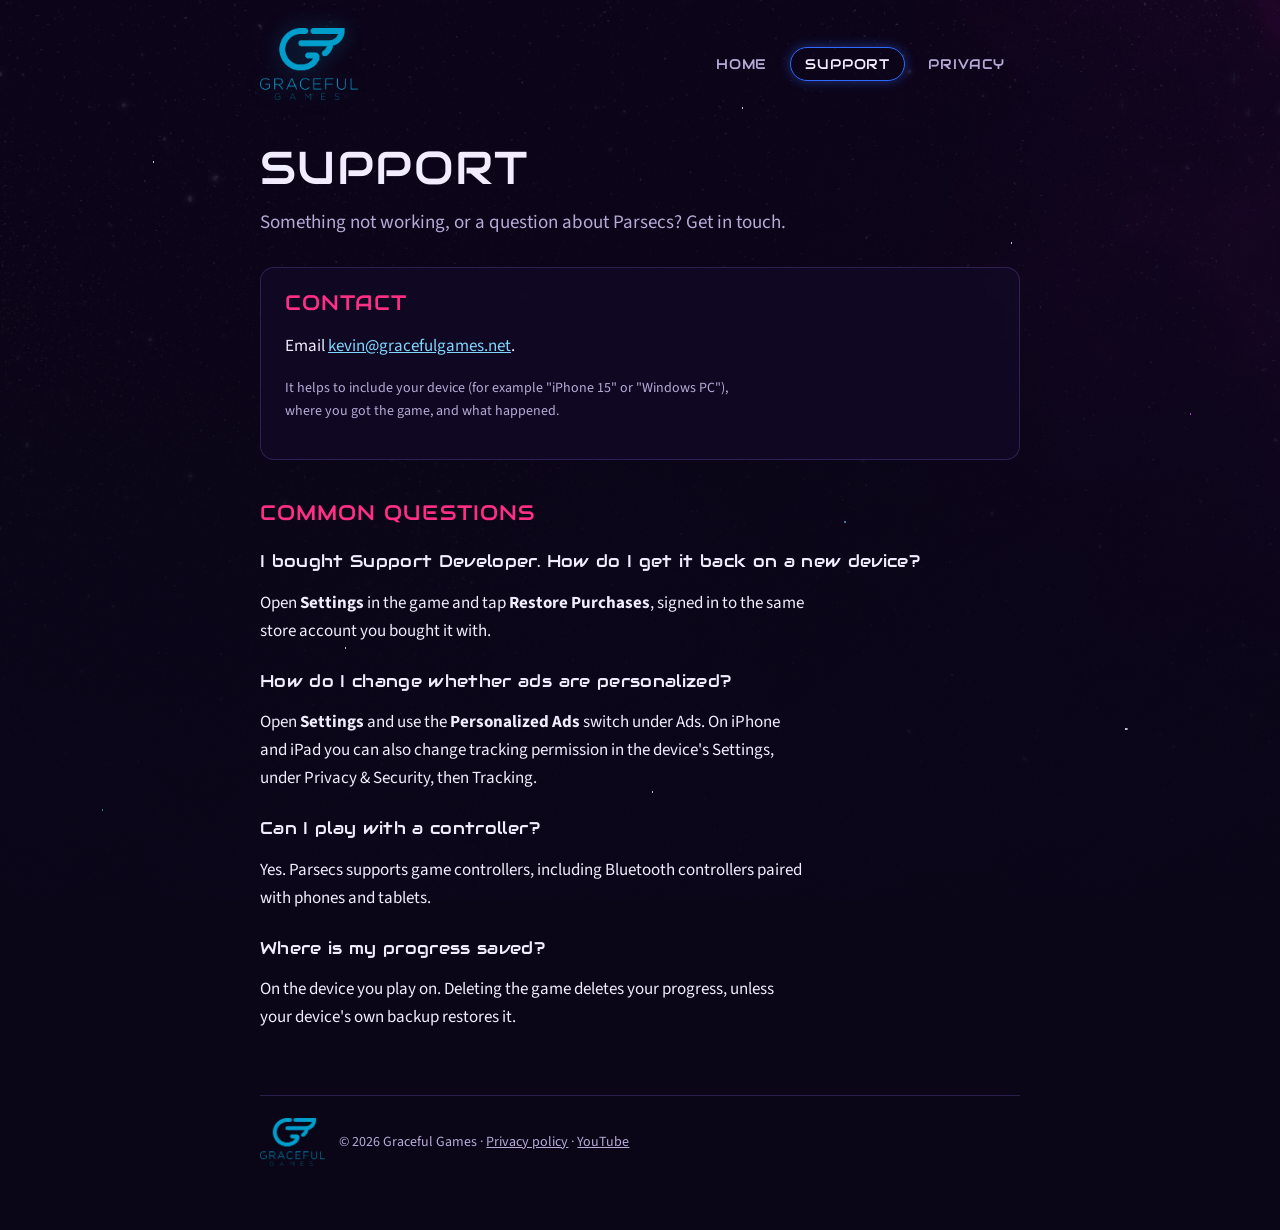
<file: support.html>
<!doctype html>
<html lang="en">
<head>
<meta charset="utf-8">
<meta name="viewport" content="width=device-width, initial-scale=1">
<title>Parsecs Support</title>
<meta name="description" content="Help and contact for Parsecs by Graceful Games.">
<meta name="theme-color" content="#0a0618">
<link rel="canonical" href="https://gracefulgames.net/support.html">
<link rel="icon" href="/favicon.ico" sizes="48x48">
<link rel="icon" href="/assets/favicon-192.png" type="image/png" sizes="192x192">
<link rel="apple-touch-icon" href="/assets/apple-touch-icon.png">
<link rel="preconnect" href="https://fonts.googleapis.com">
<link rel="preconnect" href="https://fonts.gstatic.com" crossorigin>
<link rel="stylesheet" href="https://fonts.googleapis.com/css2?family=Audiowide&family=Source+Sans+3:wght@400;600&display=swap">
<link rel="stylesheet" href="style.css?v=2026-10-22">
</head>
<body>
<div class="wrap narrow">
  <header class="site">
    <a class="brand" href="./"><img src="assets/gg-logo.png" alt="Graceful Games" width="526" height="386"></a>
    <nav>
      <a href="./">Home</a>
      <a href="support.html" aria-current="page">Support</a>
      <a href="privacy.html">Privacy</a>
    </nav>
  </header>

  <h1>Support</h1>
  <p class="lede">Something not working, or a question about Parsecs? Get in touch.</p>

  <div class="card">
    <h2>Contact</h2>
    <p>Email <a href="mailto:kevin@gracefulgames.net">kevin@gracefulgames.net</a>.</p>
    <p class="meta">It helps to include your device (for example "iPhone 15" or "Windows PC"), where you got the game, and what happened.</p>
  </div>

  <h2>Common questions</h2>

  <h3>I bought Support Developer. How do I get it back on a new device?</h3>
  <p>Open <strong>Settings</strong> in the game and tap <strong>Restore Purchases</strong>, signed in to the same store account you bought it with.</p>

  <h3>How do I change whether ads are personalized?</h3>
  <p>Open <strong>Settings</strong> and use the <strong>Personalized Ads</strong> switch under Ads. On iPhone and iPad you can also change tracking permission in the device's Settings, under Privacy &amp; Security, then Tracking.</p>

  <h3>Can I play with a controller?</h3>
  <p>Yes. Parsecs supports game controllers, including Bluetooth controllers paired with phones and tablets.</p>

  <h3>Where is my progress saved?</h3>
  <p>On the device you play on. Deleting the game deletes your progress, unless your device's own backup restores it.</p>

  <footer class="site">
    <img src="assets/gg-logo.png" alt="" width="526" height="386">
    <span>© 2026 Graceful Games · <a href="privacy.html">Privacy policy</a> · <a href="https://www.youtube.com/@GracefulGamesLLC" rel="me">YouTube</a></span>
  </footer>
</div>
</body>
</html>
</file>
<file: style.css>
/* Graceful Games - styled after Parsecs: a deep-space nebula, a starfield,
   and the game's neon menu rings (blue PLAY, purple AWARDS, pink UPGRADES). */
:root {
  --bg: #0a0618;
  --panel: rgba(18, 10, 40, 0.72);
  --panel-solid: #140c2c;
  --ink: #f1edff;
  --muted: #b5abd6;
  --line: rgba(160, 120, 255, 0.22);
  --ring-blue: #2f6bff;
  --ring-purple: #9a46ff;
  --ring-pink: #ff2f86;
  --xp: #c6ff2e;
  --gg: #00a3d4;
  --link: #7fd6ff;
  --display: "Audiowide", "Segoe UI", system-ui, sans-serif;
  --body: "Source Sans 3", "Segoe UI", system-ui, sans-serif;
  color-scheme: dark;
}

* { box-sizing: border-box; }
html, body { margin: 0; }

body {
  background-color: var(--bg);
  color: var(--ink);
  font: 17px/1.65 var(--body);
  padding: 0 16px;
  min-height: 100vh;
  position: relative;
}

/* The game's own nebula, darkened so text stays easy to read. */
body::before {
  content: "";
  position: fixed;
  inset: 0;
  z-index: -2;
  background:
    linear-gradient(180deg, rgba(10, 6, 24, 0.55) 0%, rgba(10, 6, 24, 0.82) 55%, rgba(10, 6, 24, 0.95) 100%),
    url("assets/nebula.jpg") center top / cover no-repeat;
}

/* A sprinkle of stars in the game's three tints: white, pink and teal. */
body::after {
  content: "";
  position: fixed;
  inset: 0;
  z-index: -1;
  pointer-events: none;
  opacity: 0.75;
  background-image:
    radial-gradient(1.5px 1.5px at 12% 18%, #fff 60%, transparent 61%),
    radial-gradient(1px 1px at 27% 72%, #fff 60%, transparent 61%),
    radial-gradient(2px 2px at 41% 33%, #ec52ea 60%, transparent 61%),
    radial-gradient(1px 1px at 58% 12%, #fff 60%, transparent 61%),
    radial-gradient(1.5px 1.5px at 66% 58%, #3eaabd 60%, transparent 61%),
    radial-gradient(1px 1px at 79% 27%, #fff 60%, transparent 61%),
    radial-gradient(2px 2px at 88% 81%, #fff 60%, transparent 61%),
    radial-gradient(1px 1px at 8% 90%, #3eaabd 60%, transparent 61%),
    radial-gradient(1.5px 1.5px at 93% 46%, #ec52ea 60%, transparent 61%),
    radial-gradient(1px 1px at 51% 88%, #fff 60%, transparent 61%);
}

.wrap { max-width: 960px; margin: 0 auto; padding: 28px 0 64px; }
.wrap.narrow { max-width: 760px; }

/* Header: the Graceful Games logo and the three pages. */
header.site {
  display: flex;
  flex-wrap: wrap;
  align-items: center;
  justify-content: space-between;
  gap: 16px;
  margin-bottom: 40px;
}
.brand { display: inline-flex; align-items: center; }
.brand img { height: 72px; width: auto; display: block; filter: drop-shadow(0 0 10px rgba(0, 163, 212, 0.35)); }
nav { display: flex; flex-wrap: wrap; gap: 8px; }
nav a {
  font: 14px var(--display);
  letter-spacing: 0.06em;
  text-transform: uppercase;
  color: var(--muted);
  text-decoration: none;
  padding: 7px 14px;
  border-radius: 999px;
  border: 1.5px solid transparent;
}
nav a:hover { color: var(--ink); border-color: var(--line); }
nav a[aria-current="page"] { color: var(--ink); border-color: var(--ring-blue); box-shadow: 0 0 12px rgba(47, 107, 255, 0.45); }

h1, h2, h3 { font-family: var(--display); font-weight: 400; line-height: 1.2; text-wrap: balance; }
h1 { font-size: clamp(30px, 6vw, 46px); margin: 0 0 12px; letter-spacing: 0.03em; text-transform: uppercase; }
h2 { font-size: 21px; margin: 40px 0 10px; color: var(--ring-pink); text-transform: uppercase; letter-spacing: 0.05em; }
h3 { font-size: 17px; margin: 26px 0 6px; color: var(--ink); letter-spacing: 0.02em; }
p, li { max-width: 68ch; }
a { color: var(--link); }
strong { color: var(--ink); }
.lede { color: var(--muted); font-size: 19px; margin: 0 0 28px; }
.meta { color: var(--muted); font-size: 14px; }
code { font-size: 15px; background: var(--panel-solid); padding: 1px 6px; border-radius: 4px; }

.card {
  background: var(--panel);
  border: 1px solid var(--line);
  border-radius: 14px;
  padding: 22px 24px;
  margin: 24px 0;
  backdrop-filter: blur(6px);
}
.card h2 { margin-top: 0; }

/* Home: the hero. */
.hero { display: grid; grid-template-columns: 1fr auto; gap: 24px; align-items: center; margin: 8px 0 36px; }
.hero .title { width: 100%; max-width: 560px; height: auto; display: block; filter: drop-shadow(0 4px 18px rgba(154, 70, 255, 0.45)); }
.hint { font: 16px var(--display); letter-spacing: 0.04em; color: var(--muted); margin: -4px 0 14px; }
.hero .studio { font: 15px var(--display); letter-spacing: 0.08em; color: var(--muted); margin: 14px 0 0; }
.hero .tagline { font-size: 20px; color: var(--muted); margin: 20px 0 0; max-width: 46ch; }
.hero .ship {
  width: clamp(96px, 16vw, 150px);
  height: auto;
  filter: drop-shadow(0 0 24px rgba(255, 47, 134, 0.55));
  animation: drift 6s ease-in-out infinite;
}
@keyframes drift {
  0%, 100% { transform: translateY(0) rotate(-4deg); }
  50% { transform: translateY(-14px) rotate(4deg); }
}

/* The game's menu rings, as links. */
.rings { display: flex; flex-wrap: wrap; gap: 18px; margin: 8px 0 8px; }
.ring {
  --c: var(--ring-blue);
  width: 132px;
  height: 132px;
  border-radius: 50%;
  display: flex;
  flex-direction: column;
  align-items: center;
  justify-content: center;
  gap: 2px;
  text-align: center;
  padding: 18px;
  font: 15px/1.2 var(--display);
  text-transform: uppercase;
  letter-spacing: 0.04em;
  color: var(--ink);
  text-decoration: none;
  border: 3px solid var(--c);
  box-shadow: 0 0 14px var(--c), inset 0 0 0 7px rgba(10, 6, 24, 0.85), inset 0 0 0 8.5px var(--c), inset 0 0 22px rgba(0, 0, 0, 0.6);
  background: radial-gradient(circle, rgba(10, 6, 24, 0.85) 60%, rgba(10, 6, 24, 0.6) 100%);
  transition: transform 0.15s ease, box-shadow 0.15s ease;
}
.ring:hover, .ring:focus-visible { transform: scale(1.05); box-shadow: 0 0 24px var(--c), inset 0 0 0 7px rgba(10, 6, 24, 0.85), inset 0 0 0 8.5px var(--c), inset 0 0 22px rgba(0, 0, 0, 0.6); outline: none; }
.ring.purple { --c: var(--ring-purple); }
.ring.pink { --c: var(--ring-pink); }
.ring small { display: block; font: 12px/1.25 var(--body); text-transform: none; letter-spacing: 0; color: var(--muted); max-width: 84px; }

/* Screenshots, phone-shaped, in a row that scrolls on narrow screens. */
.shots {
  display: grid;
  grid-auto-flow: column;
  grid-auto-columns: minmax(150px, 1fr);
  gap: 16px;
  overflow-x: auto;
  scroll-snap-type: x mandatory;
  padding: 6px 2px 18px;
  margin: 0 0 8px;
}
.shots figure { margin: 0; scroll-snap-align: start; }
/* Each shot opens on its own, full size. */
.shots a { display: block; }
.shots img {
  width: 100%;
  height: auto;
  aspect-ratio: 1 / 2;
  object-fit: cover;
  border-radius: 18px;
  border: 1px solid var(--line);
  box-shadow: 0 10px 28px rgba(0, 0, 0, 0.55), 0 0 18px rgba(154, 70, 255, 0.25);
  display: block;
}
.shots figcaption { font-size: 13px; color: var(--muted); text-align: center; margin-top: 8px; }

/* The gameplay trailer, 16:9 at the column's full width on any screen. */
.video {
  aspect-ratio: 16 / 9;
  max-width: 100%;
  margin: 0 0 28px;
  border-radius: 18px;
  overflow: hidden;
  border: 1px solid var(--line);
  background: #000;
}
.video iframe { display: block; width: 100%; height: 100%; border: 0; }

.features { list-style: none; padding: 0; margin: 0; display: grid; gap: 10px; }
.features li { padding-left: 28px; position: relative; max-width: none; }
.features li::before {
  content: "";
  position: absolute;
  left: 4px;
  top: 0.55em;
  width: 11px;
  height: 11px;
  border-radius: 50%;
  border: 2px solid var(--xp);
  box-shadow: 0 0 8px var(--xp);
}

.platforms { display: flex; flex-wrap: wrap; gap: 8px; margin: 12px 0 0; padding: 0; list-style: none; }
.platforms li {
  font-size: 14px;
  padding: 4px 12px;
  border-radius: 999px;
  border: 1px solid var(--line);
  background: rgba(10, 6, 24, 0.6);
  color: var(--muted);
}

footer.site {
  margin-top: 64px;
  padding-top: 22px;
  border-top: 1px solid var(--line);
  color: var(--muted);
  font-size: 14px;
  display: flex;
  flex-wrap: wrap;
  align-items: center;
  gap: 14px;
}
footer.site img { height: 48px; width: auto; }
footer.site a { color: var(--muted); }

@media (max-width: 640px) {
  .hero { grid-template-columns: 1fr; }
  .hero .ship { justify-self: center; grid-row: 1; }
  .brand img { height: 58px; }
  .ring { width: 112px; height: 112px; font-size: 13px; }
  .shots { grid-auto-columns: 58%; }
  .rings { justify-content: center; }
}

@media (prefers-reduced-motion: reduce) {
  .hero .ship { animation: none; }
  .ring { transition: none; }
}
</file>
